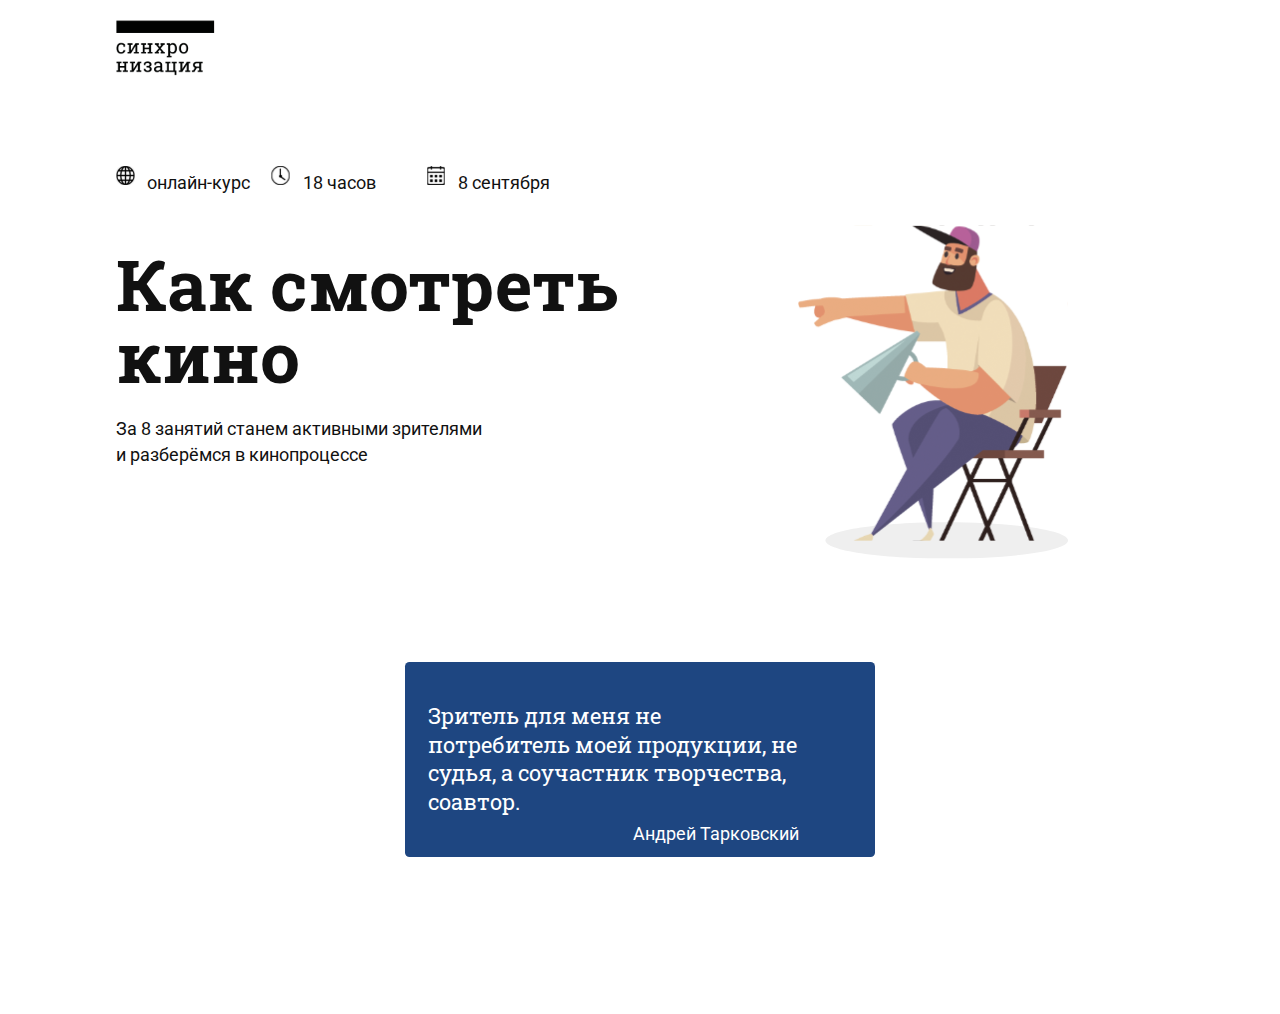
<file: index.html>
<!DOCTYPE html>
<html lang="en">

<head>
    <meta charset="UTF-8">
    <meta name="viewport" content="width=device-width, initial-scale=1.0">
    <title>Project</title>
    <link rel="stylesheet" href="style.css">
</head>

<body>
    <div class="header-main">
        <img class="header-logo" src="image/logo.svg" alt="">
        <div class="header-info">
            <img src="image/world.svg" alt="">
            <p>онлайн-курс</p>
            <img src="image/clock.svg" alt="">
            <p>18 часов</p>
            <img src="image/calendar.svg" alt="">
            <p>8 сентября</p>
        </div>
        <div class="header-movie">
            <div class="header-text">
                <h1>Как смотреть кино</h1>
                <p>
                    За 8 занятий станем активными зрителями и разберёмся в кинопроцессе
                </p>
            </div>
            <div class="header-director">
                <img src="image/director.svg" alt="">
            </div>



        </div>

        <div class="header-poem">
            <p class="header-idea">Зритель для меня
                не потребитель моей продукции, не судья, а соучастник творчества, соавтор. </p>
            <p class="header-author">Андрей Тарковский</p>
        </div>

    </div>



</body>

</html>
</file>
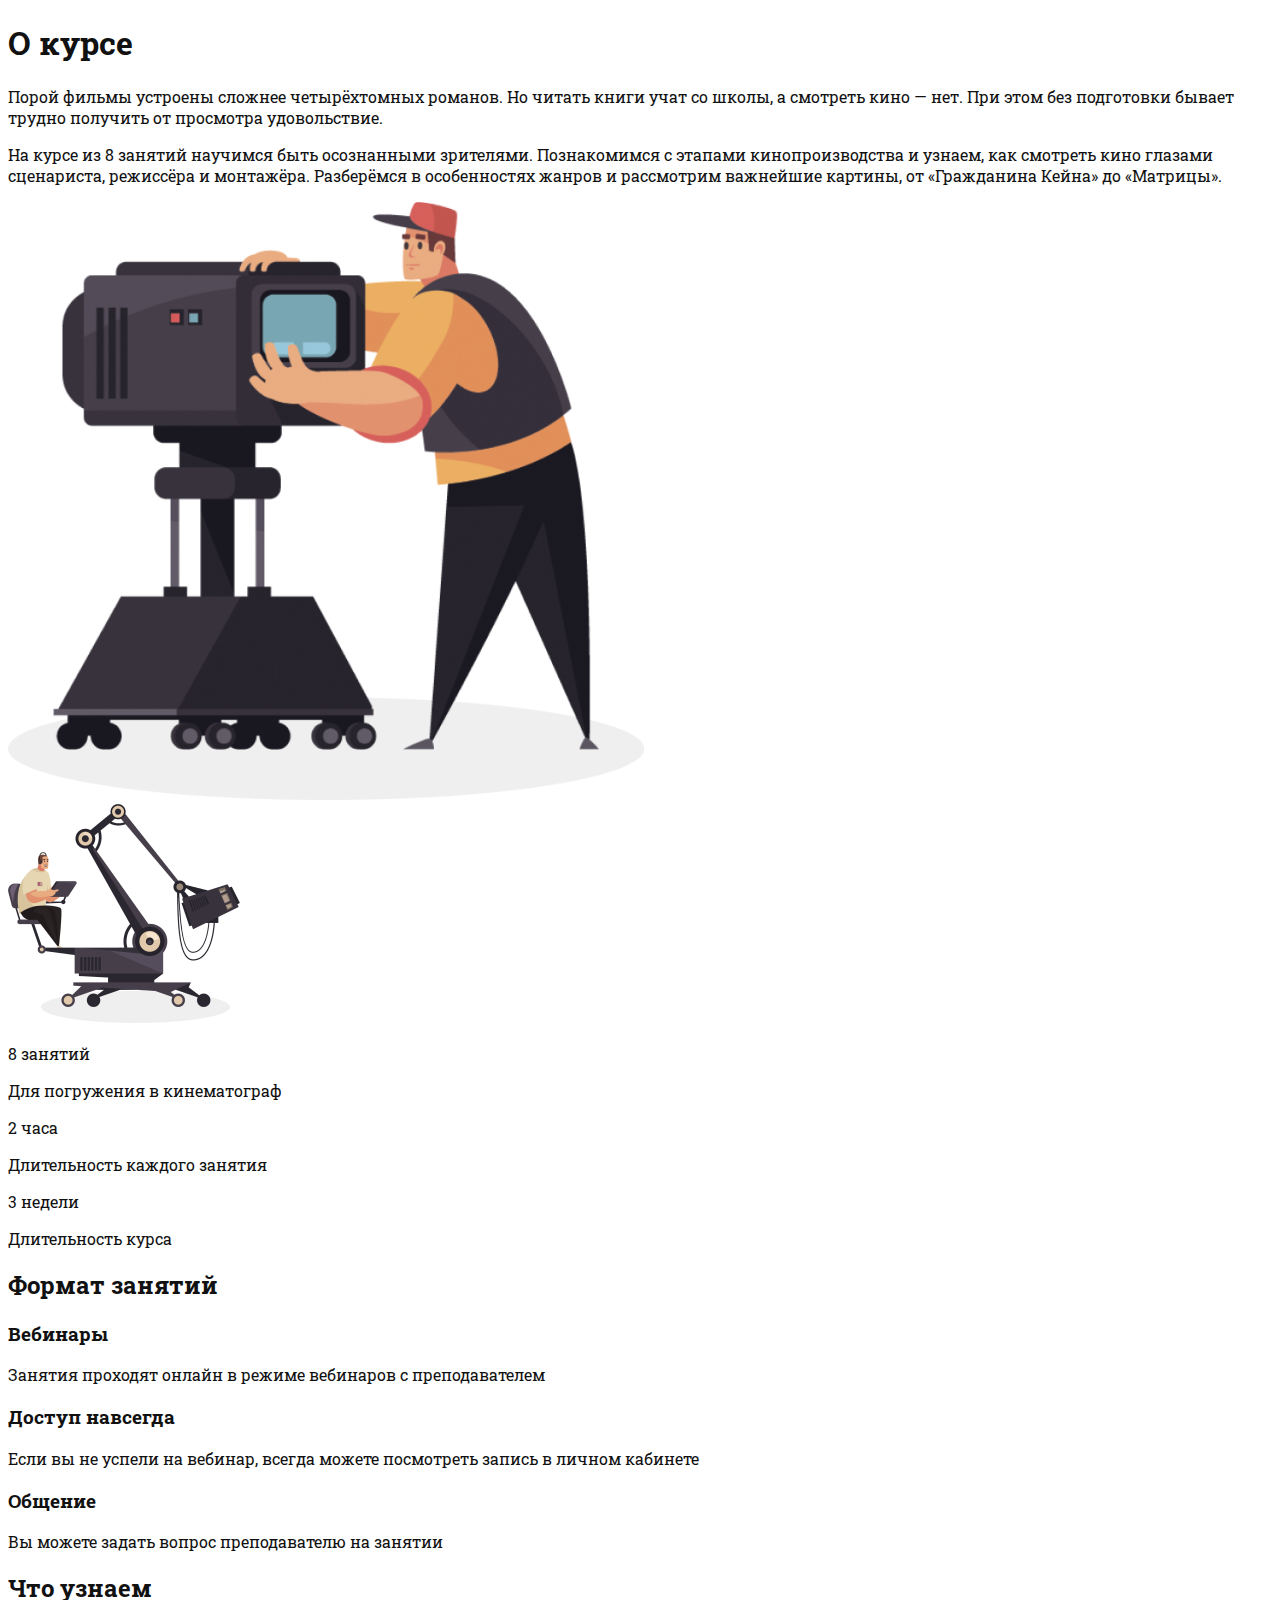
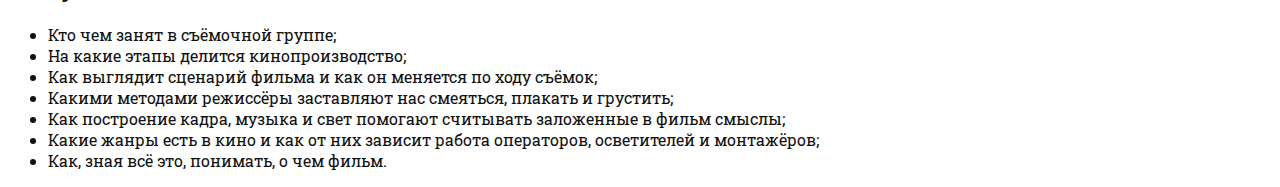
<file: block2.html>
<!DOCTYPE html>
<html lang="en ru">
<head>
    <meta charset="UTF-8">
    <meta name="viewport" content="width=device-width, initial-scale=1.0">
    <link rel="stylesheet" href="style.css">
    <title>Project</title>
</head>
<body>
    <div class="block2-over">
    <h1>О курсе</h1>
    <div class="block2-intro">
            <div class="block2-intro-text">
                <p>Порой фильмы устроены сложнее четырёхтомных романов. Но читать книги учат со школы, а смотреть кино — нет. При этом без подготовки бывает трудно получить от просмотра удовольствие.</p>
                <p>На курсе из 8 занятий научимся быть осознанными зрителями. Познакомимся с этапами кинопроизводства и узнаем, как смотреть кино глазами сценариста, режиссёра и монтажёра. Разберёмся в особенностях жанров и рассмотрим важнейшие картины, от «Гражданина Кейна» до «Матрицы».</p>
            </div>
            <div><img src="./assets/img/image 1.svg" alt="Group" class="block2-image-main"></div>
        </div>
    <div class="block2-details">
            <div class="block2-image-secondary">
                <img src="./assets/img/image 2.svg" alt="Group" class="block2-image-secondary">
            </div>
            <div class="block2-details-group">
                <div class="block2-info">
                    <p class="block2-title">8 занятий</p>
                    <p>Для погружения в кинематограф</p>
                </div>
                <div class="block2-info">
                    <p class="block2-title">2 часа</p>
                    <p>Длительность каждого занятия</p>
                </div>
                <div class="block2-info">
                    <p class="block2-title">3 недели</p>
                    <p>Длительность курса</p>
                </div>
            </div>
        </div>
        <div class="block2-uc">
            <div class="block2-card2">
                <section class="block2-format">
                    <h2>Формат занятий</h2>
                    <div class="block2-format-cards">
                        <div class="block2-format-card">
                            <h3>Вебинары</h3>
                            <p class="block2-card-text">Занятия проходят онлайн в режиме вебинаров с преподавателем</p>
                        </div>
                        <div class="block2-format-card">
                            <h3>Доступ навсегда</h3>
                            <p class="block2-card-text">Если вы не успели на вебинар, всегда можете посмотреть запись в личном кабинете</p>
                        </div>
                        <div class="block2-format-card">
                            <h3>Общение</h3>
                            <p class="block2-card-text">Вы можете задать вопрос преподавателю на занятии</p>
                        </div>
                    </div>
                </section>
            </div>
        </div>
    </div>
    <div class="block2-card3">
        <section class="block2-section4">
            <div class="block2-main">
                <h2>Что узнаем</h2>
                <div class="block2-header">
                    <ul>
                        <li>Кто чем занят в съёмочной группе;</li>
                        <li>На какие этапы делится кинопроизводство;</li>
                        <li>Как выглядит сценарий фильма и как он меняется по ходу съёмок;</li>
                        <li>Какими методами режиссёры заставляют нас смеяться, плакать и грустить;</li>
                        <li>Как построение кадра, музыка и свет помогают считывать заложенные в фильм смыслы;</li>
                        <li>Какие жанры есть в кино и как от них зависит работа операторов, осветителей и монтажёров;</li>
                        <li>Как, зная всё это, понимать, о чем фильм.</li>
                    </ul>
                </div>
            </div>
        </section>
    </div>
</body>
</html>
</file>
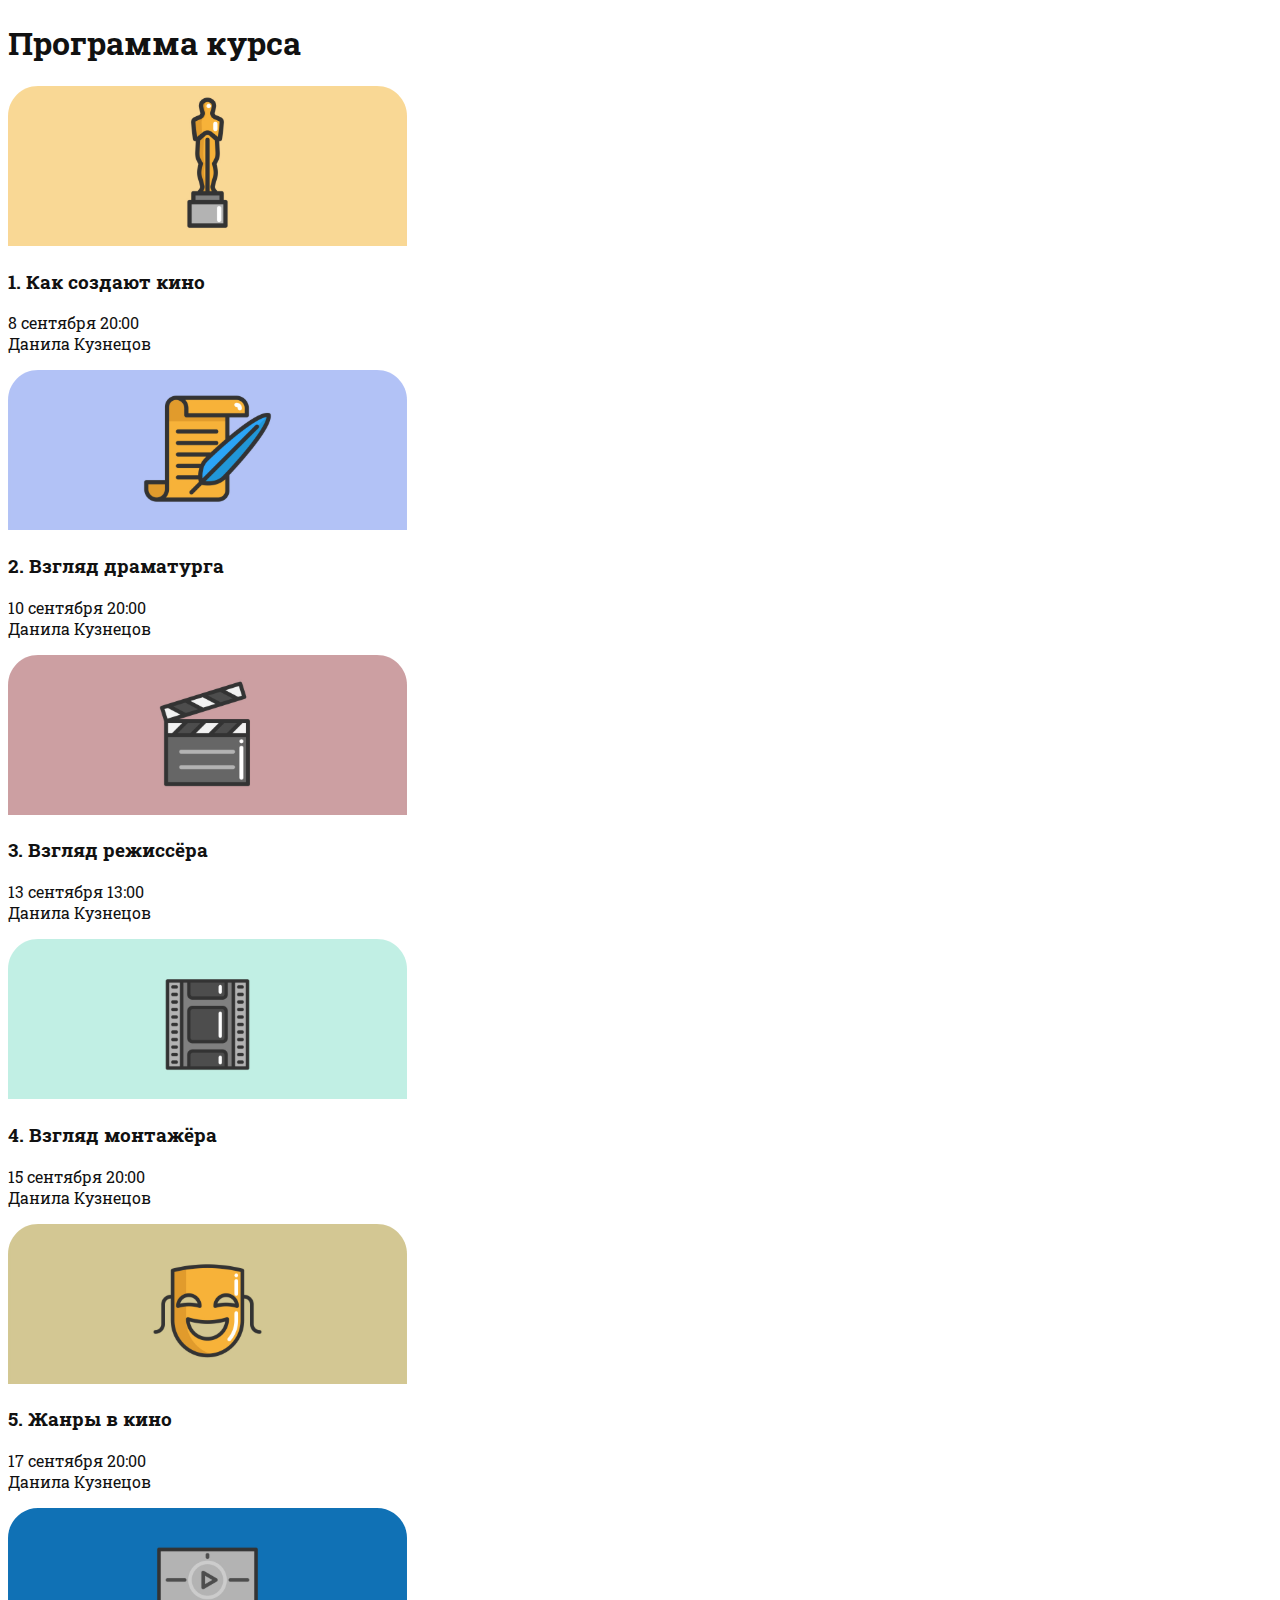
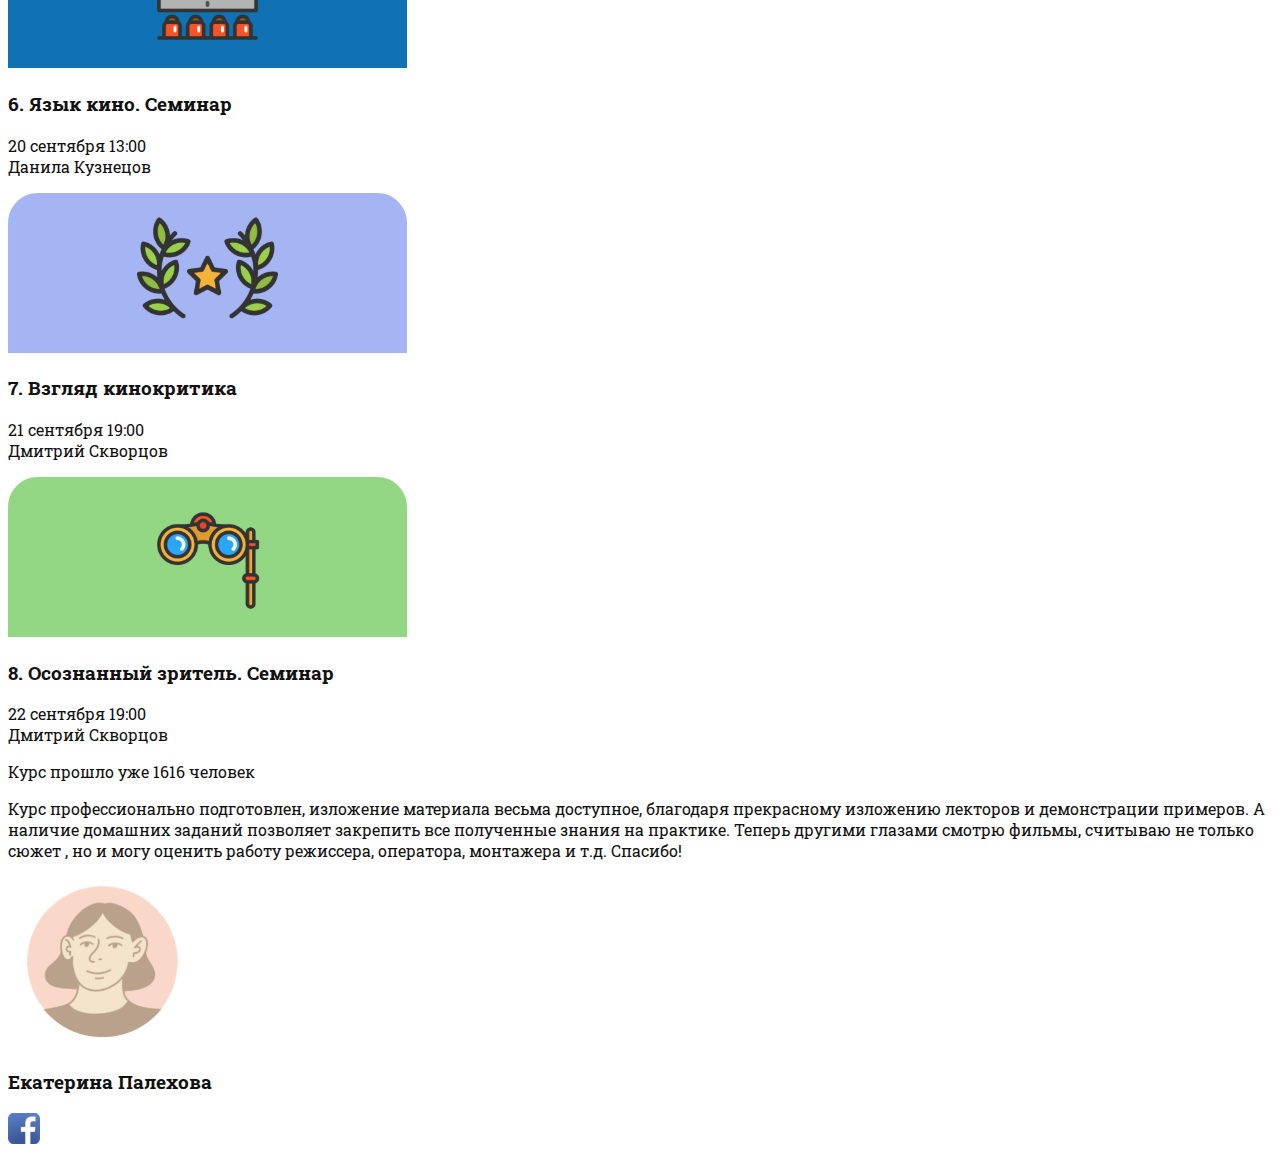
<file: block3.html>
<!DOCTYPE html>
<html lang="en">
  <head>
    <meta charset="UTF-8" />
    <meta name="viewport" content="width=device-width, initial-scale=1.0" />
    <title>Document</title>
    <link rel="stylesheet" href="style.css" />
  </head>
  <body>
    <h1 class="block3-main-bottom-h1">Программа курса</h1>
    <div class="block3-main-bottom-div1">
      <div class="block3-picture">
        <img src="./assets/Faridimg/Rectangle 5.svg" alt="picture1" />
        <h3>1. Как создают кино</h3>
        <p>
          8 сентября 20:00<br />
          Данила Кузнецов
        </p>
      </div>

  <div class="block3-picture">
        <img src="./assets/Faridimg/Rectangle 7.svg" alt="picture2" />
        <h3>2. Взгляд драматурга</h3>
        <p>
          10 сентября 20:00<br />
          Данила Кузнецов
        </p>
      </div>

  <div class="block3-picture">
        <img src="./assets/Faridimg/Rectangle 9.svg" alt="picture3" />
        <h3>3. Взгляд режиссёра</h3>
        <p>
          13 сентября 13:00<br />
          Данила Кузнецов
        </p>
      </div>

  <div class="block3-picture">
        <img src="./assets/Faridimg/Rectangle 13.svg" alt="picture4" />
        <h3>4. Взгляд монтажёра</h3>
        <p>15 сентября 20:00<br />Данила Кузнецов</p>
      </div>

  <div class="block3-picture">
        <img src="./assets/Faridimg/Rectangle 14.svg" alt="picture5" />
        <h3>5. Жанры в кино</h3>
        <p>
          17 сентября 20:00<br />
          Данила Кузнецов
        </p>
      </div>

  <div class="block3-picture">
        <img src="./assets/Faridimg/Rectangle 15.svg" alt="picture6" />
        <h3>6. Язык кино. Семинар</h3>
        <p>
          20 сентября 13:00<br />
          Данила Кузнецов
        </p>
      </div>

  <div class="block3-picture">
        <img src="./assets/Faridimg/Rectangle 19.svg" alt="picture7" />
        <h3>7. Взгляд кинокритика</h3>
        <p>
          21 сентября 19:00<br />
          Дмитрий Скворцов
        </p>
      </div>

  <div class="block3-picture">
        <img src="./assets/Faridimg/Rectangle 20.svg" alt="picture8" />
        <h3>8. Осознанный зритель. Семинар</h3>
        <p>
          22 сентября 19:00<br />
          Дмитрий Скворцов
        </p>
      </div>
    </div>

  <div class="block3-main-bottom-div2">
      <div class="block3-div2-text1">Курс прошло уже 1616 человек</div>


      <div class="block3-card">
        <p class="block3-testimonial">
          Курс профессионально подготовлен, изложение материала весьма 
          доступное, благодаря прекрасному изложению лекторов и демонстрации
          примеров. А наличие домашних заданий позволяет закрепить все
          полученные знания на практике. Теперь другими глазами смотрю фильмы,
          считываю не только сюжет , но и могу оценить работу режиссера,
          оператора, монтажера и т.д. Спасибо!
        </p>

        <div class="block3-profile">
          <img src="./assets/Faridimg/1 9.svg" alt="Екатерина Палехова" class="block3-avatar" />
          <div>
            <h3 class="block3-name">Екатерина Палехова</h3>
            <img src="./assets/Faridimg/fb_2 1.svg" class="block3-social"></div>
          </div>
        </div>
      </div>
    </div>
  </body>
</html>
</file>
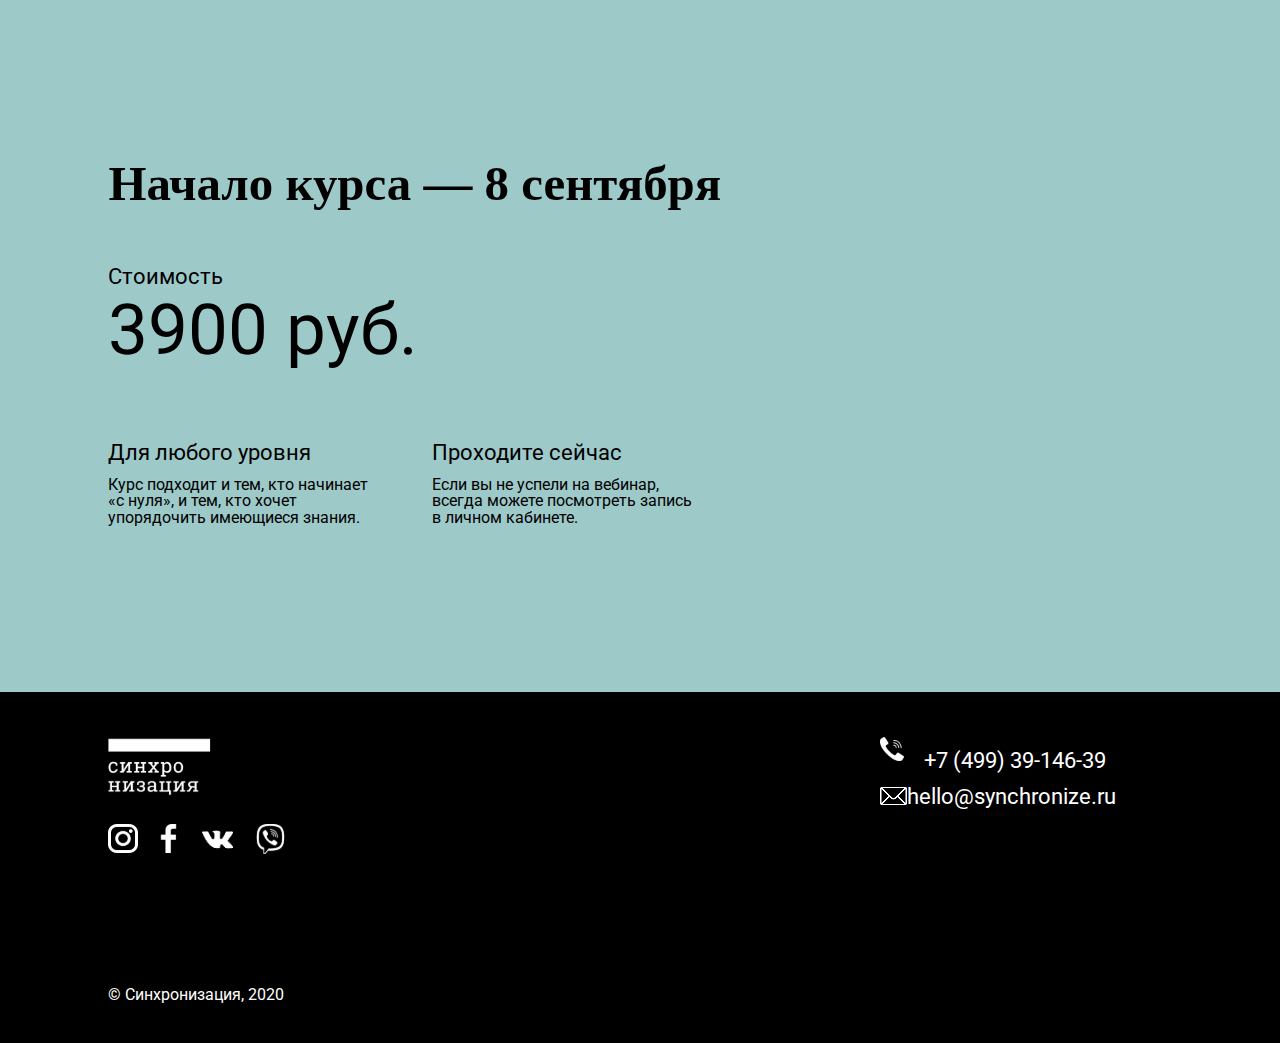
<file: footer.html>
<!DOCTYPE html>
<html lang="en">
<head>
    <meta charset="UTF-8">
    <meta name="viewport" content="width=device-width, initial-scale=1.0">
    <link rel="stylesheet" href="footer.css">
    <title>Footer</title>
</head>
<body>
          <div class="prefcard">
            <h1>Начало курса — 8 сентября</h1>
            
            <p class="section-title">Стоимость</p>
        
            <p class="course-price">3900 руб.</p>
        
            <div class="course-details">
              <div class="details">
                <p class="detail-title1">Для любого уровня</p>
                
                <p class="detail-description">Курс подходит и тем, кто начинает «с нуля», и тем, кто хочет упорядочить имеющиеся знания.</p>
              </div>
              
              <div class="details">
                <p class="detail-title2">Проходите сейчас</p>
                
                <p class="detail-description">Если вы не успели на вебинар, всегда можете посмотреть запись в личном кабинете.</p>
              </div>
            </div>
          </div>  

          <div class="block">
            <div class="blockcon">
              <div class="left-side">
                  <div class="photo1">
                  <img src="./image/logo_mobile_white 1.svg" id="logo_mobile" alt="Logo 1">
                  </div>
                  <div class="row">
                      <img src="./image/noroot(4).svg" id="inst" alt="Image 1">
                      <img src="./image/fb.svg" id="fb" alt="Image 2">
                      <img src="./image/25684 1.png" id="vk" alt="Image 3">
                      <img src="./image/noroot(2).svg" id="vp" alt="Image 4">
                  </div>
              </div>
              <div class="right-side">
                <div class="column">
                  <img src="./image/phone_white.svg" id="phone_icon" alt="Phone Icon">
                  <div class="text-2">
                        +7 (499) 39-146-39
                  </div>
                </div>
                <div class="column2">
                  <img src="./image/mail_white.png" alt="Message Icon">
                  <div class="text-3">
                        hello@synchronize.ru
                  </div>
                </div>
              </div>
            </div>
            <div class="text-1">
              <p class="synchronize">
              © Синхронизация, 2020
              </p>
            </div>
          </div>

</body>
</html>
</file>
<file: style.css>
@import url('https://fonts.googleapis.com/css2?family=Lato:ital,wght@0,100;0,300;0,400;0,700;0,900;1,100;1,300;1,400;1,700;1,900&family=Montserrat:ital,wght@0,100..900;1,100..900&family=Roboto:ital,wght@0,100..900;1,100..900&display=swap');
@import url('https://fonts.googleapis.com/css2?family=Lato:wght@400;700&family=Roboto+Slab:wght@400;700&display=swap');
@import url('https://fonts.googleapis.com/css2?family=Lato:ital,wght@0,100;0,300;0,400;0,700;0,900;1,100;1,300;1,400;1,700;1,900&family=Montserrat:ital,wght@0,100..900;1,100..900&family=Roboto+Slab:wght@100..900&family=Roboto:ital,wght@0,100..900;1,100..900&display=swap');

.header-logo {
  display: block;
  margin-top: 1.46vw;
  margin-bottom: 6.94vw;
  width: 7.77vw;
  height: 4.58vw;
}
.header-main {
  margin: 0 auto;
  width: calc(100% - 16.8vw);
}
.header-info {
  display: flex;
  flex-direction: row;
}
.header-info img {
  width: 1.52vw;
  height: 1.46vw;
  margin-right: 0.97vw;
}
.header-info p {
  width: 9.03vw;
  height: 2.29vw;
  font-family: 'Roboto', sans-serif;
  font-weight: 400;
  font-size: 1.39vw;
  margin: 0;
  margin-right: 0.5rem;
  line-height: 2.5972vw;
}
.header-movie {
  margin-top: 2vw;
  display: flex;
  flex-direction: row;
  gap: 9.72vw;
}
.header-movie .header-text {
  width: 43.6vw;
  margin-top: 2vw;
}
.header-movie .header-text h1 {
  width: 43.6vw;
  height: 13.2vw;
  font-weight: 700;
  font-size: 5.56vw;
  line-height: 5.63vw;
  flex-wrap: wrap;
  font-family: 'Roboto Slab', serif;
  margin: 0;
}
.header-movie .header-text p {
  font-family: 'Roboto', sans-serif;
  line-height: 2.08vw;
  font-size: 1.39vw;
  font-weight: 400;
  flex-wrap: wrap;
  width: 28.75vw;
  height: 13.2vw;
  margin: 0;
}
.header-movie img {
  width: 21.1vw;
  height: 26.7vw;
}
.header-poem {
  background-color:#1E4681;
  color: white;
  width: 33.5854vw;
  height: 13.89vw;
  margin: 6.08vw auto 12.23vw auto;
  padding: 1.3375vw 1.29vw 0.0014vw 1.81vw;
  border-radius: 0.35vw;
}
.header-poem .header-idea {
  width: 28.9vw;
  height: 7.85vw;
  margin-bottom: 1.54vw;
  font-size: 1.74vw;
  line-height: 2.25vw;
  font-family: 'Roboto Slab', serif;
}
.header-poem .header-author {
  width: 19.5vw;
  height: 3.17vw;
  font-size: 1.4vw;
  line-height: 1.81vw;
  margin-left: 16vw;
  font-family: 'Roboto', sans-serif;
}
/* cleaned stray lines */

@media (min-width: 601px) and (max-width: 1024px) {

  .header-logo {
    display: block;
    margin-top: 2.64vw;
    margin-bottom: 6.94vw;
    width: 7.78vw;
    height: 4.59vw;
  }
  .header-main {
    margin: 0 auto;
    width: calc(100% - 16.92vw);
  }
  .header-info {
    display: flex;
    flex-direction: row;
  }
  .header-info p {
    width: 8.97vw;
    height: 2.21vw;
    font-family: 'Roboto', sans-serif;
    font-weight: 400;
    font-size: 1.43vw;
    margin: 0;
    margin-right: 1.79rem;
    line-height: 1.6448vw;
  }
  .header-info img {
    width: 1.52vw;
    height: 1.45vw;
    margin-right: 0.67vw;
  }
  .header-movie {
    margin-top: 0.9vw;
    display: flex;
    flex-direction: row;
    gap: 9.66vw;
  }
  .header-movie .header-text h1 {
    line-height: 5.56vw;
    font-weight: 700;
    font-size: 5.49vw;
    width: 43.35vw;
    height: 13.12px;
    flex-wrap: wrap;
    font-family: 'Roboto Slab', serif;
    margin: 0;
    height: fit-content;
  }
  .header-movie img {
    width: 21vw;
    height: 24.58vw;
  }
  .header-movie .header-text {
    width: 43.35vw;
    margin-top: 0.9vw;
  }
  .header-movie .header-text p {
    display: flex;
    font-size: 1.34vw;
    line-height: 2.15vw;
    font-weight: 400;
    flex-wrap: wrap;
    width: 31.46vw;
    height: 4.29vw;
    margin: 0;
    margin-top: 3.28vw;
  }
  .header-poem {
    width: 33.59vw;
    height: 13.9vw;
    margin: 6.05vw auto 6.97vw auto;
    padding: 1.35vw 1.13vw 0.5vw 1.81vw;
    border-radius: 0.35vw;
  }
  .header-poem .header-idea {
    width: 27.9vw;
    height: 7.85vw;
    margin-bottom: 1.03vw;
    font-size: 1.67vw;
    line-height: 2.2vw;
  }
  .header-poem .header-author {
    width: 19.5vw;
    height: 3.17vw;
    font-size: 1.44vw;
    line-height: 1.87vw;
    margin-left: 14.16vw;
  }
}

@media (max-width:600px) and (min-width:300px) {
  html {
    font-size: 14px;
  }
  .header-main {
    margin: 0 auto;
    width: calc(100% - 18.13vw);
  }
  .header-logo {
    display: block;
    margin-top: 9.6vw;
    margin-bottom: 11.9vw;
    width: 13.9vw;
    height: 8.2vw;
  }
  .header-info {
    display: flex;
    flex-direction: row;
  }
  .header-info p {
    font-family: 'Roboto', sans-serif;
    line-height: 4.07vw;
    font-weight: 400;
    font-size: 2.67vw;
    margin: 0;
    margin-right: 3.2vw;
    width: 16.16vw;
    height: 3.976vw;
  }
  .header-info img {
    width: 2.73vw;
    height: 2.61vw;
    margin-right: 1.2vw;
  }
  .header-movie {
    margin: 2.15vw auto 0 auto;
    flex-direction: column;
    gap: 0;
  }
  .header-movie .header-text h1 {
    line-height: 10vw;
    font-weight: 700;
    font-size: 9.87vw;
    width: 78.03vw;
    height: 23.608vw;
    font-family: 'Roboto Slab', serif;
    margin: 0;
  }
  .header-movie .header-text p {
    font-size: 2.67vw;
    line-height: 4vw;
    font-weight: 400;
    flex-wrap: wrap;
    width: 56.64vw;
    margin: 0;
    margin-top: 0.592vw;
  }
  .header-movie .header-director {
    display: flex;
    width: auto;
    justify-content: flex-end;
  }
  .header-movie .header-director img {
    width: 37.78vw;
    height: 46.67vw;
  }
  .header-poem {
    width: 60.1vw;
    height: 24.85vw;
    margin: 0;
    margin: 10.304vw 0 5.2125vw 0.79vw;
    padding: 2.4vw 2.02vw 0.9vw 3.24vw;
    border-radius: 0.62vw;
  }
  .header-poem .header-idea {
    width: 50.5vw;
    height: 14.04vw;
    margin-bottom: 1.85vw;
    font-size: 2.93vw;
    line-height: 3.81vw;
  }
  .header-poem .header-author {
    width: 34.85vw;
    height: 5.672vw;
    font-size: 2.67vw;
    line-height: 3.47vw;
    margin-left: 20vw;
  }
}

body {
  font-family: "Lato", sans-serif;
  font-family: "Roboto Slab", serif;
  color: #111;
  background: #fff;
}


.main-bottom-h1 {
  width: 80vw;
  margin: 5vw auto 10vw auto;
  font-size: 3.5vw;
  font-weight: 700;
  font-family: "Roboto Slab", serif;
  text-align: left;
}


.main-bottom-div1 {
  display: flex;
  flex-wrap: wrap;
  
  gap: 2vw;
  width: 90vw;
  margin: 0 auto;
}

.picture {
  width: 27vw;
  border-radius: 2vw;
  box-shadow: 0.5vw 0.5vw 1vw rgba(0, 0, 0, 0.2);
  background-color: #fff;
  overflow: hidden;
  transition: transform 0.3s ease, box-shadow 0.3s ease;
}

.picture:hover {
  transform: translateY(-0.5vw);
  box-shadow: 0.8vw 0.8vw 1.5vw rgba(0, 0, 0, 0.3);
}

.picture img {
  width: 100%;
  height: 10vw;
  object-fit: cover;
}

.picture h3 {
  font-size: 1.3vw;
  padding: 1vw 1.2vw 0.5vw;
  font-family: "Roboto Slab", serif;
}

.picture p {
  font-size: 1vw;
  padding: 0 1.2vw 1.2vw;
  color: #333;
  line-height: 1.5;
}


.main-bottom-div2 {
  width: 100%;
  background-color: #EFEFEF;
  margin-top: 10vw;
  padding: 5vw 0;
}

.div2-text1 {
  font-family: "Roboto Slab", serif;
  font-weight: 700;
  font-size: 2.8vw;
  width: 80vw;
  margin: 0 auto 3vw auto;
}

.card {
  width: 45vw;
  background: #fff;
  border-radius: 1vw;
  box-shadow: 0 0.5vw 2vw rgba(0, 0, 0, 0.1);
  margin-left: 9vw;
  padding: 2vw 3vw;
  line-height: 1.6;
  transition: transform 0.3s ease;
}

.card:hover {
  transform: scale(1.02);
}

.testimonial {
  font-size: 1.1vw;
  color: #333;
  margin-bottom: 2vw;
}

.profile {
  display: flex;
  align-items: center;
  gap: 1.5vw;
}

.avatar {
  width: 8vw;
  height: 8vw;
  border-radius: 50%;
  object-fit: cover;
}

.name {
  font-size: 1.2vw;
  font-weight: bold;
}

.social {
  margin-top: 0.3vw;
  width: 1.5vw;
  height: auto;
}


@media (max-width: 1024px) {
  .main-bottom-h1 {
    font-size: 4vw;
    text-align: center;
  }

  .picture {
    width: 28vw;
    
  }

  .picture img {
    height: 15vw;
  }

  .picture h3 {
    font-size: 2vw;
  }

  .picture p {
    font-size: 1.5vw;
  }

  .div2-text1 {
    font-size: 4vw;
    text-align: left;
  }

  .card {
    width: 75vw;
    padding: 3vw;
  }

  .testimonial {
    font-size: 2vw;
  }

  .avatar {
    width: 12vw;
    height: 12vw;
  }

  .name {
    font-size: 2vw;
  }
   .social {
  margin-top: 0.3vw;
  width: 2.5vw;
  height: auto;
}
}


@media (max-width: 600px) {
  .main-bottom-h1 {
    font-size: 6vw;
    text-align: center;
    margin-bottom: 8vw;
  }

  .main-bottom-div1 {
    flex-direction: column;
    align-items: center;
    gap: 5vw;
  }

  .picture {
    width: 85vw;
  }

  .picture img {
    height: 37vw;
  }

  .picture h3 {
    font-size: 4vw;
  }

  .picture p {
    font-size: 3.2vw;
  }

  .div2-text1 {
    font-size: 5vw;
    text-align: center;
  }

  .card {
    width: 85vw;
    padding: 5vw;
  }

  .testimonial {
    font-size: 3.5vw;
  }

  .avatar {
    width: 20vw;
    height: 20vw;
  }

  .name {
    font-size: 3.5vw;
  }
  .social {
  margin-top: 0.3vw;
  width: 3.5vw;
  height: auto;
}
}
</file>
<file: footer.css>
@import url('https://fonts.googleapis.com/css2?family=Roboto&display=swap');


* {
  margin: 0;
  padding: 0;
}

.block {
  background-color: black;
  padding: 3.472vw 12.014vw 3.056vw 8.472vw;
}

.blockcon {
  display: flex;
  justify-content: space-between;
  flex-direction: row;
}

.photo1 {
  width: 7.986vw;
  height: 4.72vw;
  margin-bottom: 2.083vw;
}

#logo_mobile {
  width: 100%;
  height: auto;
}


@import url('https://fonts.googleapis.com/css2?family=Montserrat:wght@400;900&family=Roboto+Slab:wght@400;700&family=Roboto:wght@300;400;500;700&display=swap');
@import url('https://fonts.googleapis.com/css2?family=Roboto+Slab:wght@700&display=swap');
@import url('https://fonts.googleapis.com/css2?family=Roboto&display=swap');

* {
  margin: 0;
  padding: 0;
  box-sizing: border-box;
  font-family: 'Roboto Slab', serif;
}

.prefcard {
  background: #9DC9C8;
  height: 54.1vw;
  padding: 12.43vw 28.47vw 12.84vw 8.47vw;
}

h1 {
  width: 63vw;
  height: 4.58vw;
  font-family: 'Roboto Slab', serif;
  font-size: 3.82vw;
  font-weight: 700;
  line-height: 3.872vw;
  margin-bottom: 3.75vw;
}

.section-title {
  width: 1.18vw;
  height: 2.22vw;
  font-family: 'Roboto', sans-serif;
  font-size: 1.74vw;
  font-weight: 400;
  line-height: 1.62vw;
}

.course-price {
  width: 33.4vw;
  height: 5.63vw;
  font-family: 'Roboto', sans-serif;
  font-size: 5.56vw;
  font-weight: 400;
  line-height: 5.63vw;
  margin-bottom: 5.83vw;
}

.course-details {
  width: 46vw;
  display: flex;
  gap: 4.861vw;
}

.detail-title1,
.detail-title2 {
  font-family: 'Roboto', sans-serif;
  font-size: 1.73vw;
  font-weight: 400;
  line-height: 1.76vw;
  margin-top: 0;
  margin-bottom: 0.625vw;
}

.detail-title1 { width: 20.41vw; height: 2.22vw; }
.detail-title2 { width: 22.36vw; height: 2.22vw; }

.detail-description {
  width: 20.41vw;
  height: 4.86vw;
  font-family: 'Roboto', sans-serif;
  font-size: 1.25vw;
  font-weight: 400;
  line-height: 1.27vw;
}

.block {
  background-color: black;
  padding: 3.472vw 12.014vw 3.056vw 8.472vw;
}

.blockcon {
  display: flex;
  justify-content: space-between;
  flex-direction: row;
}

.left-side { display: block; }

.photo1 { width: 7.986vw; height: 4.72vw; margin-bottom: 2.083vw; }

#logo_mobile { width: 100%; height: auto; }

.row { display: flex; margin-bottom: 10.139vw; }

#inst, #fb { width: 2.29vw; height: 2.29vw; margin-right: 1.25vw; }
#fb { margin-right: 1.458vw; }
#vk { width: 2.43vw; height: 2.43vw; margin-right: 1.736vw; }
#vp { width: 2.36vw; height: 2.36vw; }

.text-1 { width: 14.167vw; }

.synchronize {
  width: 100%;
  color: white;
  font-family: Roboto;
  font-size: 1.25vw;
  font-weight: 400;
}

.column,
.column2 { display: flex; align-items: center; }

#phone_icon {
  height: 1.875vw;
  width: 1.875vw;
  margin-bottom: 1.736vw;
  margin-right: 1.528vw;
}

#message_icon { width: 1.875vw; height: 1.875vw; margin-right: 1.528vw; }

.text-2 {
  font-family: Roboto;
  width: 15.833vw;
  color: white;
  font-size: 1.73vw;
  font-weight: 400;
}

.text-3 {
  font-family: Roboto;
  font-size: 1.73vw;
  font-weight: 400;
  width: 16.806vw;
  color: white;
}

@media (min-width: 601px) and (max-width: 1024px) {
  .text-1 { width: 13.429vw; }
  .synchronize { font-size: 1.2vw; }
  .row { margin-bottom: 10.152vw; }

  #inst, #fb, #vp, #vk {
    width: 2.39vw;
    height: 2.39vw;
    margin-right: 1.251vw;
  }

  .photo1 { width: 7.98vw; height: 4.71vw; }
  #logo_mobile { margin-bottom: 2.084vw; }

  #phone_icon { width: 1.87vw; height: 1.87vw; }
  #message_icon { width: 1.87vw; height: 1.2vw; }

  .text-2 { width: 14.508vw; font-size: 1.67vw; }
  .text-3 { width: 16.307vw; font-size: 1.67vw; }
}

@media (min-width: 300px) and (max-width: 600px) {
  .blockcon { flex-direction: column; }
  .text-1 { width: 32.667vw; }
  .synchronize { font-size: 2.933vw; }
  .row { margin-bottom: 12.709vw; }

  .photo1 { width: 14.29vw; height: 8.45vw; }
  #logo_mobile { margin-bottom: 3.728vw; }

  #inst, #fb, #vp, #vk { width: 4.26vw; height: 4.26vw; margin-right: 2.23vw; }
  #phone_icon { width: 3.35vw; height: 3.35vw; }
  #message_icon { width: 3.35vw; height: 2.23vw; }

  .text-2 { width: 28.58vw; font-size: 3.2vw; }
  .text-3 { width: 33.42vw; font-size: 3.2vw; }

  .right-side { margin-bottom: 13.067vw; width: 40vw; }
}

@media (min-width: 601px) and (max-width: 1024px) {
  .prefcard { height: 54.17vw; padding: 12.43vw 28.5vw 12.84vw 8.47vw; }
  h1 { width: 63.055vw; height: 4.584vw; font-size: 3.84vw; line-height: 3.89vw; margin-bottom: 3.75vw; }

  .section-title { width: 11.81vw; height: 2.22vw; line-height: 1.7vw; font-size: 1.68vw; }
  .course-price { width: 33.4vw; height: 5.6vw; font-size: 5.5vw; line-height: 5.6vw; margin-bottom: 5.2vw; }

  .course-details { width: 47.64vw; height: 7.68vw; display: flex; gap: 4.86vw; }
  .detail-title1, .detail-title2 { width: 21vw; height: 2.22vw; font-size: 1.68vw; line-height: 1.7vw; }
  .detail-description { width: 20.42vw; height: 4.86vw; line-height: 1.22vw; font-size: 1.2vw; }
}

@media (max-width: 600px) {
  .prefcard { height: 96.92vw; padding: 16.5vw 8.53vw 16.92vw 9.6vw; }
  h1 { height: 16.8vw; width: 59.7vw; font-size: 6.93vw; line-height: 7.03vw; margin-bottom: 5.95vw; }

  .section-title { width: 21.13vw; height: 4vw; font-size: 3.2vw; line-height: 3.25vw; }
  .course-price { width: 59.768vw; margin-bottom: 9.26vw; line-height: 10vw; height: 10vw; font-size: 9.87vw; }

  .course-details { box-sizing: border-box; gap: 8.27vw; width: 81.87vw; }
  .detail-title1, .detail-title2 { width: 36.8vw; height: 4vw; font-size: 3.2vw; line-height: 3.25vw; margin-bottom: 1.216vw; }
  .detail-description { width: 36.8vw; height: 12.53vw; font-size: 2.67vw; line-height: 2.7vw; }
}
</file>
